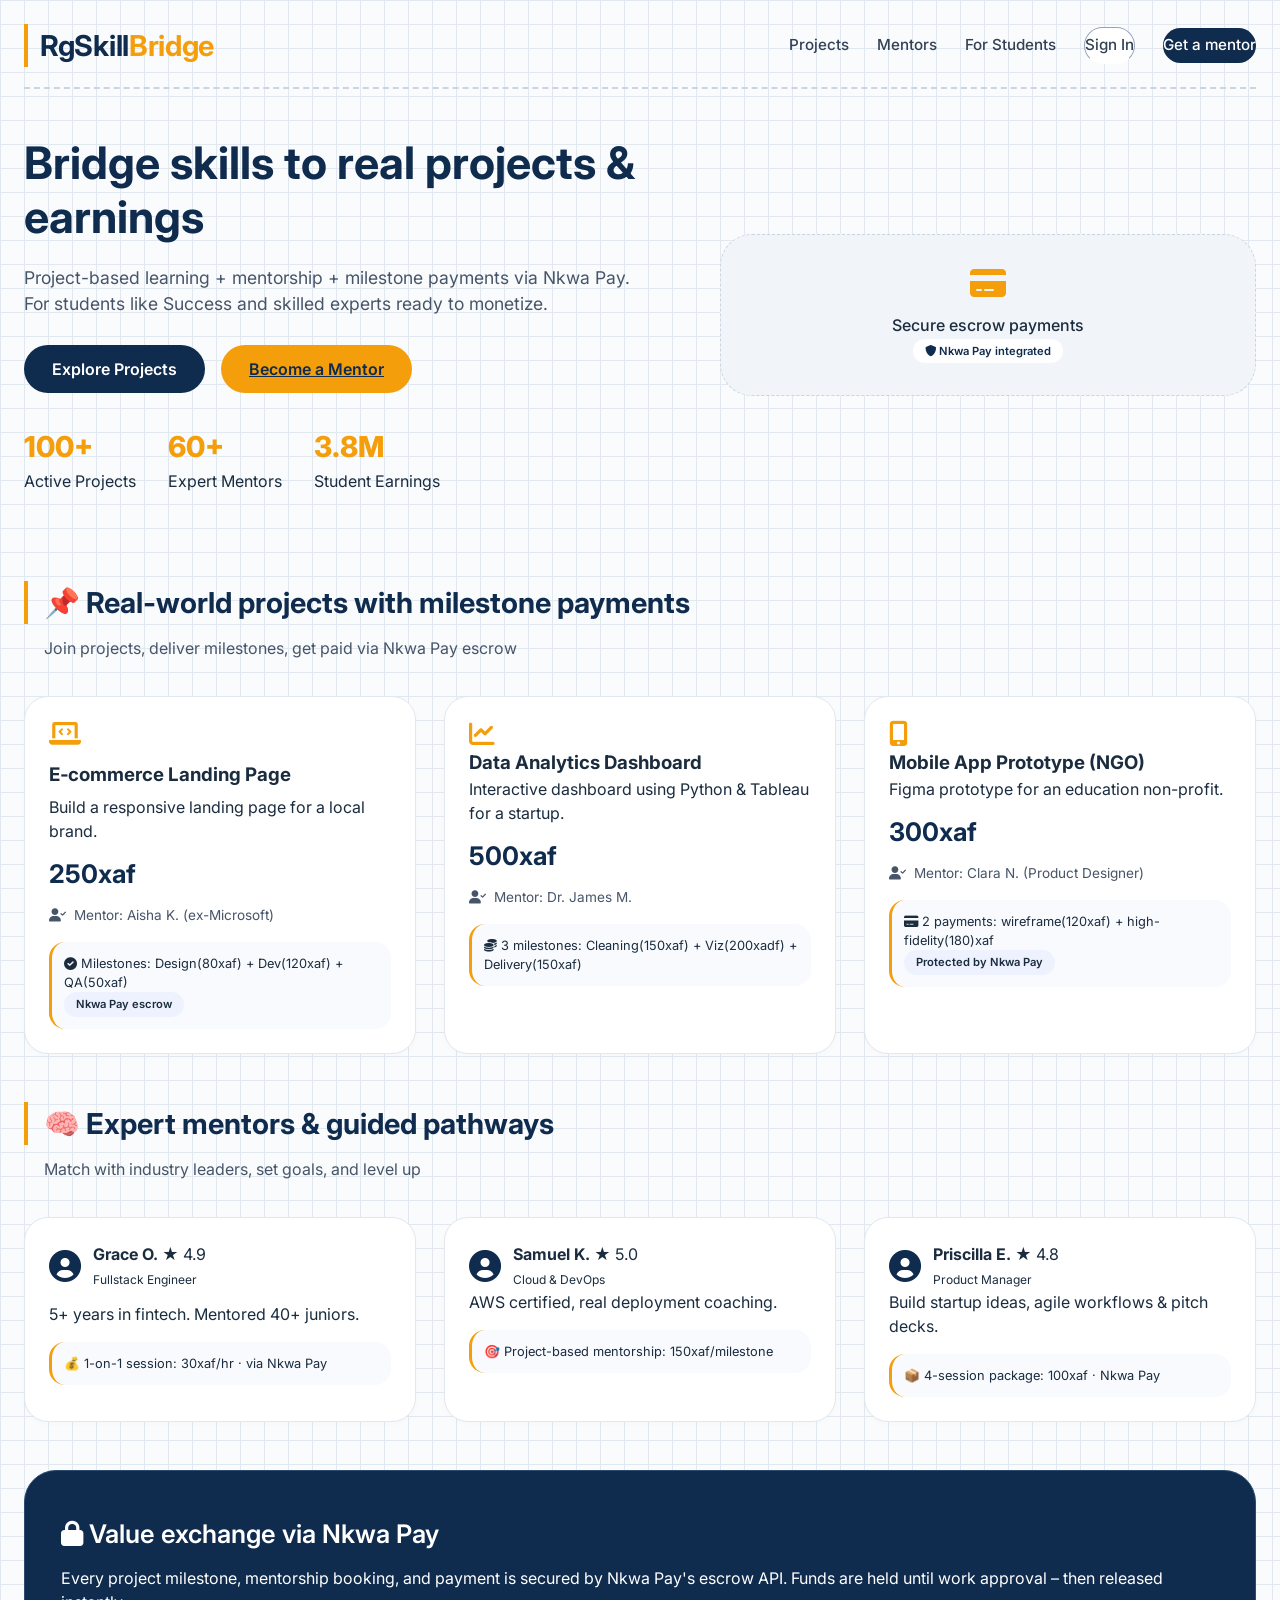
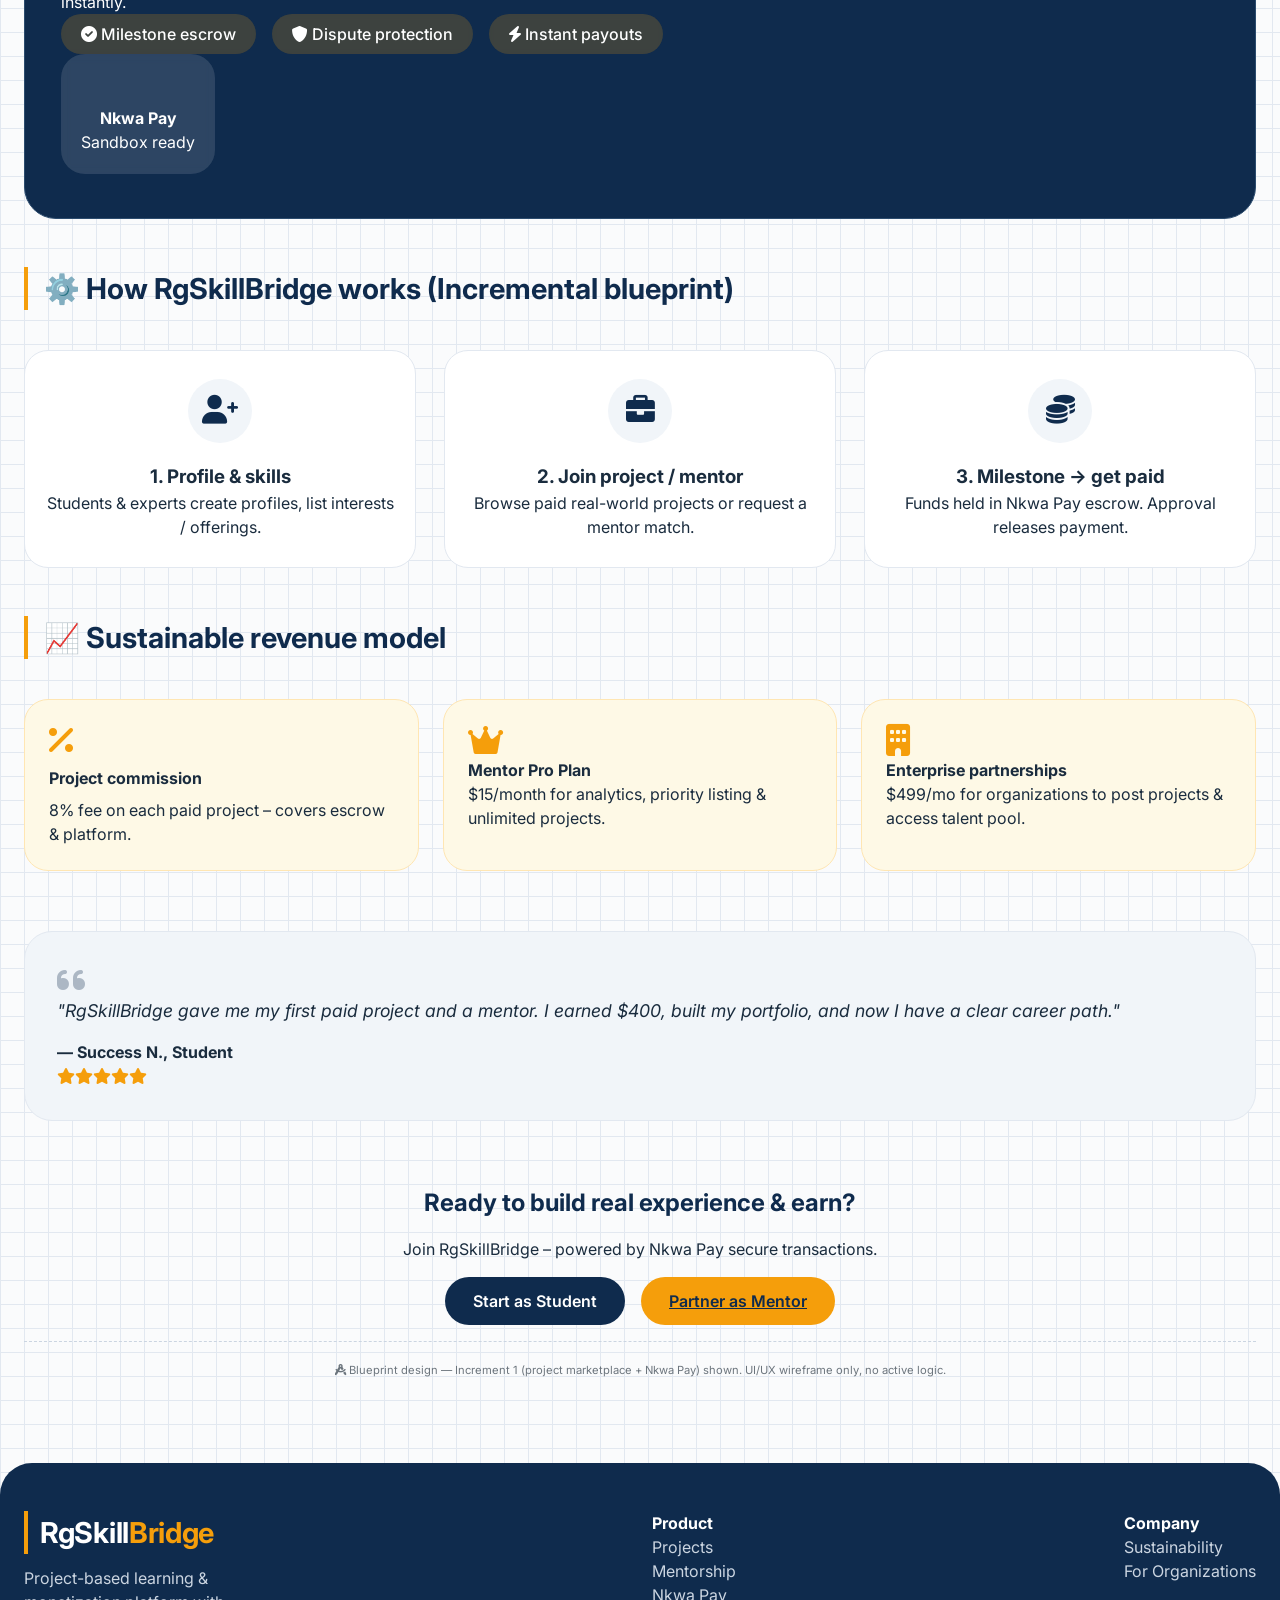
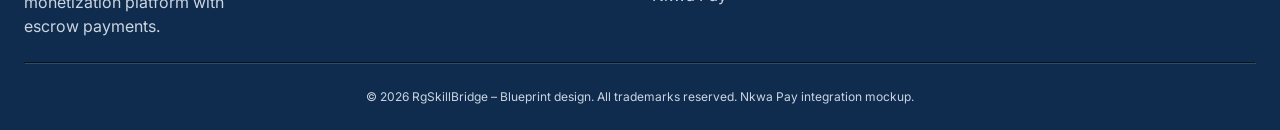
<file: RG_SkillBridge/design/design.html>
<!doctype html>
<html lang="en">
  <head>
    <meta charset="UTF-8" />
    <meta
      name="viewport"
      content="width=device-width, initial-scale=1.0, user-scalable=yes"
    />
    <title>RgSkillBridge | Design Blueprint</title>
    <!-- Google Fonts + simple reset -->
    <link
      href="https://fonts.googleapis.com/css2?family=Inter:opsz,wght@14..32,300;14..32,400;14..32,500;14..32,600;14..32,700&display=swap"
      rel="stylesheet"
    />
    <!-- Font Awesome 6 (free icons) -->
    <link
      rel="stylesheet"
      href="https://cdnjs.cloudflare.com/ajax/libs/font-awesome/6.0.0-beta3/css/all.min.css"
    />
    <link rel="stylesheet" href="design.css" />
  </head>
  <body class="blueprint-bg">
    <div class="container">
      <!-- Navigation -->
      <nav class="navbar">
        <div class="logo">RgSkill<span>Bridge</span></div>
        <div class="nav-links">
          <a href="#">Projects</a>
          <a href="#">Mentors</a>
          <a href="#">For Students</a>
          <a href="#" class="btn-outline-wire">Sign In</a>
          <a href="#" class="btn-primary-wire">Get a mentor</a>
        </div>
      </nav>

      <!-- Hero Section (Blueprint) -->
      <div class="hero">
        <div class="hero-content">
          <h1>Bridge skills to real projects & earnings</h1>
          <p>
            Project-based learning + mentorship + milestone payments via Nkwa
            Pay. <br />For students like Success and skilled experts ready to
            monetize.
          </p>
          <div class="btn-group">
            <a href="#" class="btn-primary">Explore Projects</a>
            <a href="#" class="btn-secondary">Become a Mentor</a>
          </div>
          <div class="stats">
            <div class="stat-item">
              <span class="number">100+</span><br />Active Projects
            </div>
            <div class="stat-item">
              <span class="number">60+</span><br />Expert Mentors
            </div>
            <div class="stat-item">
              <span class="number">3.8M</span><br />Student Earnings
            </div>
          </div>
        </div>
        <div class="hero-illustration">
          <i class="fas fa-credit-card fa-2x" style="color: #f59e0b"></i>
          <p style="margin-top: 12px; font-weight: 500">
            Secure escrow payments
          </p>
          <div class="badge-nkwa" style="background: white; color: #0f2b4d">
            <i class="fas fa-shield-alt"></i> Nkwa Pay integrated
          </div>
        </div>
      </div>

      <!-- PROJECT MARKETPLACE (Increment 1 core) -->
      <div class="section-title">
        📌 Real‑world projects with milestone payments
      </div>
      <div class="section-sub">
        Join projects, deliver milestones, get paid via Nkwa Pay escrow
      </div>

      <div class="projects-grid">
        <!-- card 1 -->
        <div class="card">
          <i
            class="fas fa-laptop-code"
            style="font-size: 1.6rem; color: #f59e0b"
          ></i>
          <h3 style="margin: 12px 0 6px">E‑commerce Landing Page</h3>
          <p>Build a responsive landing page for a local brand.</p>
          <div class="project-budget">250xaf</div>
          <div class="mentor-tag">
            <i class="fas fa-user-check"></i> Mentor: Aisha K. (ex-Microsoft)
          </div>
          <div class="milestone-block">
            <i class="fas fa-check-circle"></i> Milestones: Design(80xaf) +
            Dev(120xaf) + QA(50xaf)<br />
            <span class="badge-nkwa">Nkwa Pay escrow</span>
          </div>
        </div>
        <!-- card 2 -->
        <div class="card">
          <i
            class="fas fa-chart-line"
            style="font-size: 1.6rem; color: #f59e0b"
          ></i>
          <h3>Data Analytics Dashboard</h3>
          <p>Interactive dashboard using Python & Tableau for a startup.</p>
          <div class="project-budget">500xaf</div>
          <div class="mentor-tag">
            <i class="fas fa-user-check"></i> Mentor: Dr. James M.
          </div>
          <div class="milestone-block">
            <i class="fas fa-coins"></i> 3 milestones: Cleaning(150xaf) +
            Viz(200xadf) + Delivery(150xaf)
          </div>
        </div>
        <!-- card 3 -->
        <div class="card">
          <i
            class="fas fa-mobile-alt"
            style="font-size: 1.6rem; color: #f59e0b"
          ></i>
          <h3>Mobile App Prototype (NGO)</h3>
          <p>Figma prototype for an education non-profit.</p>
          <div class="project-budget">300xaf</div>
          <div class="mentor-tag">
            <i class="fas fa-user-check"></i> Mentor: Clara N. (Product
            Designer)
          </div>
          <div class="milestone-block">
            <i class="fas fa-credit-card"></i> 2 payments: wireframe(120xaf) +
            high-fidelity(180)xaf<br />
            <span class="badge-nkwa">Protected by Nkwa Pay</span>
          </div>
        </div>
      </div>

      <!-- MENTOR MATCHING SECTION -->
      <div class="section-title">🧠 Expert mentors & guided pathways</div>
      <div class="section-sub">
        Match with industry leaders, set goals, and level up
      </div>
      <div class="mentors-grid">
        <div class="card">
          <div style="display: flex; gap: 12px; align-items: center">
            <i class="fas fa-user-circle fa-2x" style="color: #0f2b4d"></i>
            <div>
              <strong>Grace O.</strong> ★ 4.9<br /><span
                style="font-size: 0.75rem"
                >Fullstack Engineer</span
              >
            </div>
          </div>
          <p style="margin: 12px 0">
            5+ years in fintech. Mentored 40+ juniors.
          </p>
          <div class="milestone-block">
            💰 1-on-1 session: 30xaf/hr · via Nkwa Pay
          </div>
        </div>
        <div class="card">
          <div style="display: flex; gap: 12px; align-items: center">
            <i class="fas fa-user-circle fa-2x" style="color: #0f2b4d"></i>
            <div>
              <strong>Samuel K.</strong> ★ 5.0<br /><span
                style="font-size: 0.75rem"
                >Cloud & DevOps</span
              >
            </div>
          </div>
          <p>AWS certified, real deployment coaching.</p>
          <div class="milestone-block">
            🎯 Project-based mentorship: 150xaf/milestone
          </div>
        </div>
        <div class="card">
          <div style="display: flex; gap: 12px; align-items: center">
            <i class="fas fa-user-circle fa-2x" style="color: #0f2b4d"></i>
            <div>
              <strong>Priscilla E.</strong> ★ 4.8<br /><span
                style="font-size: 0.75rem"
                >Product Manager</span
              >
            </div>
          </div>
          <p>Build startup ideas, agile workflows & pitch decks.</p>
          <div class="milestone-block">
            📦 4-session package: 100xaf · Nkwa Pay
          </div>
        </div>
      </div>

      <!-- NKWA PAY VALUE EXCHANGE (highlight) -->
      <div class="nkwa-highlight">
        <div class="nkwa-text">
          <h3><i class="fas fa-lock"></i> Value exchange via Nkwa Pay</h3>
          <p>
            Every project milestone, mentorship booking, and payment is secured
            by Nkwa Pay's escrow API. Funds are held until work approval – then
            released instantly.
          </p>
          <div>
            <span class="nkwa-badge"
              ><i class="fas fa-check-circle"></i> Milestone escrow</span
            >
            <span class="nkwa-badge"
              ><i class="fas fa-shield-alt"></i> Dispute protection</span
            >
            <span class="nkwa-badge"
              ><i class="fas fa-bolt"></i> Instant payouts</span
            >
          </div>
        </div>
        <div
          style="
            background: #ffffff20;
            border-radius: 24px;
            padding: 20px;
            text-align: center;
            backdrop-filter: blur(4px);
          "
        >
          <i class="fab fa-nfc-symbol fa-2x"></i>
          <p style="margin-top: 8px">
            <strong>Nkwa Pay</strong><br />Sandbox ready
          </p>
        </div>
      </div>

      <!-- HOW IT WORKS (project-based learning flow) -->
      <div class="section-title">
        ⚙️ How RgSkillBridge works (Incremental blueprint)
      </div>
      <div class="steps">
        <div class="step">
          <div class="step-icon"><i class="fas fa-user-plus"></i></div>
          <h3>1. Profile & skills</h3>
          <p>Students & experts create profiles, list interests / offerings.</p>
        </div>
        <div class="step">
          <div class="step-icon"><i class="fas fa-briefcase"></i></div>
          <h3>2. Join project / mentor</h3>
          <p>Browse paid real-world projects or request a mentor match.</p>
        </div>
        <div class="step">
          <div class="step-icon"><i class="fas fa-coins"></i></div>
          <h3>3. Milestone → get paid</h3>
          <p>Funds held in Nkwa Pay escrow. Approval releases payment.</p>
        </div>
      </div>

      <!-- BUSINESS MODEL + SUSTAINABILITY -->
      <div class="section-title">📈 Sustainable revenue model</div>
      <div class="business-cards">
        <div class="rev-card">
          <i class="fas fa-percent fa-2x" style="color: #f59e0b"></i>
          <h4 style="margin: 8px 0">Project commission</h4>
          <p>8% fee on each paid project – covers escrow & platform.</p>
        </div>
        <div class="rev-card">
          <i class="fas fa-crown fa-2x" style="color: #f59e0b"></i>
          <h4>Mentor Pro Plan</h4>
          <p>$15/month for analytics, priority listing & unlimited projects.</p>
        </div>
        <div class="rev-card">
          <i class="fas fa-building fa-2x" style="color: #f59e0b"></i>
          <h4>Enterprise partnerships</h4>
          <p>
            $499/mo for organizations to post projects & access talent pool.
          </p>
        </div>
      </div>

      <!-- TESTIMONIAL (Success story) -->
      <div
        style="
          background: #f1f5f9;
          border-radius: 28px;
          padding: 32px;
          margin: 32px 0;
          border: 1px solid #e2e8f0;
        "
      >
        <i
          class="fas fa-quote-left fa-2x"
          style="color: #0f2b4d; opacity: 0.3"
        ></i>
        <p style="font-size: 1.1rem; font-style: italic">
          "RgSkillBridge gave me my first paid project and a mentor. I earned
          $400, built my portfolio, and now I have a clear career path."
        </p>
        <div style="margin-top: 16px; font-weight: 700">
          — Success N., Student
        </div>
        <div>
          <i class="fas fa-star" style="color: #f59e0b"></i
          ><i class="fas fa-star" style="color: #f59e0b"></i
          ><i class="fas fa-star" style="color: #f59e0b"></i
          ><i class="fas fa-star" style="color: #f59e0b"></i
          ><i class="fas fa-star" style="color: #f59e0b"></i>
        </div>
      </div>

      <!-- Call to action (wireframe) -->
      <div style="text-align: center; padding: 32px 0 20px">
        <h2 style="color: #0f2b4d">Ready to build real experience & earn?</h2>
        <p style="margin: 16px 0">
          Join RgSkillBridge – powered by Nkwa Pay secure transactions.
        </p>
        <div class="btn-group" style="justify-content: center">
          <a href="#" class="btn-primary">Start as Student</a>
          <a href="#" class="btn-secondary">Partner as Mentor</a>
        </div>
        <p class="wire-note">
          <i class="fas fa-drafting-compass"></i> Blueprint design — Increment 1
          (project marketplace + Nkwa Pay) shown. UI/UX wireframe only, no
          active logic.
        </p>
      </div>
    </div>

    <!-- Footer -->
    <footer>
      <div class="container">
        <div
          style="
            display: flex;
            flex-wrap: wrap;
            justify-content: space-between;
            gap: 40px;
          "
        >
          <div>
            <div class="logo" style="color: white; border-left-color: #f59e0b">
              RgSkill<span style="color: #f59e0b">Bridge</span>
            </div>
            <p style="margin-top: 12px; max-width: 240px">
              Project-based learning & monetization platform with escrow
              payments.
            </p>
          </div>
          <div>
            <h4 style="color: white">Product</h4>
            <p>
              <a href="#" style="color: #cbd5e1; text-decoration: none"
                >Projects</a
              >
            </p>
            <p>
              <a href="#" style="color: #cbd5e1; text-decoration: none"
                >Mentorship</a
              >
            </p>
            <p>
              <a href="#" style="color: #cbd5e1; text-decoration: none"
                >Nkwa Pay</a
              >
            </p>
          </div>
          <div>
            <h4 style="color: white">Company</h4>
            <p>
              <a href="#" style="color: #cbd5e1; text-decoration: none"
                >Sustainability</a
              >
            </p>
            <p>
              <a href="#" style="color: #cbd5e1; text-decoration: none"
                >For Organizations</a
              >
            </p>
          </div>
        </div>
        <hr />
        <p style="text-align: center; font-size: 0.75rem">
          © 2026 RgSkillBridge – Blueprint design. All trademarks reserved. Nkwa
          Pay integration mockup.
        </p>
      </div>
    </footer>
  </body>
</html>
</file>
<file: RG_SkillBridge/design/design.css>
* {
  margin: 0;
  padding: 0;
  box-sizing: border-box;
}

body {
  font-family: "Inter", sans-serif;
  background: #fafbfc;
  color: #1a2c3e;
  line-height: 1.5;
}

/* Blueprint grid background (subtle) */
.blueprint-bg {
  background-image:
    linear-gradient(to right, #e2e8f0 1px, transparent 1px),
    linear-gradient(to bottom, #e2e8f0 1px, transparent 1px);
  background-size: 24px 24px;
}

.container {
  max-width: 1280px;
  margin: 0 auto;
  padding: 0 24px;
}

/* header / nav - wireframe style */
.navbar {
  display: flex;
  justify-content: space-between;
  align-items: center;
  flex-wrap: wrap;
  padding: 24px 0 20px;
  border-bottom: 2px dashed #cbd5e1;
}

.logo {
  font-size: 1.8rem;
  font-weight: 700;
  letter-spacing: -0.3px;
  color: #0f2b4d;
  border-left: 4px solid #f59e0b;
  padding-left: 12px;
}
.logo span {
  color: #f59e0b;
}

.nav-links {
  display: flex;
  gap: 28px;
  align-items: center;
}
.nav-links a {
  text-decoration: none;
  font-weight: 500;
  color: #334155;
  font-size: 0.95rem;
  padding: 6px 0;
  border-bottom: 1px dotted transparent;
}
.nav-links a:hover {
  border-bottom: 1px dotted #f59e0b;
  color: #0f2b4d;
}
.btn-outline-wire {
  border: 1px solid #94a3b8;
  padding: 6px 18px;
  border-radius: 40px;
  background: white;
}
.btn-primary-wire {
  background: #0f2b4d;
  color: white !important;
  padding: 6px 20px;
  border-radius: 40px;
  border: none;
}

/* hero section */
.hero {
  padding: 48px 0 40px;
  display: flex;
  flex-wrap: wrap;
  gap: 48px;
  align-items: center;
}
.hero-content {
  flex: 1.2;
}
.hero-content h1 {
  font-size: 2.8rem;
  font-weight: 700;
  line-height: 1.2;
  margin-bottom: 20px;
  color: #0f2b4d;
}
.hero-content p {
  font-size: 1.1rem;
  color: #475569;
  margin-bottom: 28px;
}
.btn-group {
  display: flex;
  gap: 16px;
  flex-wrap: wrap;
}
.btn-primary {
  background: #0f2b4d;
  color: white;
  border: none;
  padding: 12px 28px;
  border-radius: 40px;
  font-weight: 600;
  cursor: default;
  display: inline-block;
  text-decoration: none;
}
.btn-secondary {
  background: #f59e0b;
  color: #0f2b4d;
  border: none;
  padding: 12px 28px;
  border-radius: 40px;
  font-weight: 600;
  cursor: default;
  display: inline-block;
}
.stats {
  display: flex;
  gap: 32px;
  margin-top: 32px;
}
.stat-item .number {
  font-size: 1.8rem;
  font-weight: 800;
  color: #f59e0b;
}
.hero-illustration {
  flex: 0.9;
  background: #f1f5f9;
  border-radius: 32px;
  padding: 32px 24px;
  text-align: center;
  border: 1px dashed #cbd5e1;
}

/* section titles */
.section-title {
  font-size: 1.8rem;
  font-weight: 700;
  margin: 48px 0 12px 0;
  color: #0f2b4d;
  border-left: 4px solid #f59e0b;
  padding-left: 16px;
}
.section-sub {
  color: #475569;
  margin-bottom: 36px;
  padding-left: 20px;
}

/* cards grid - blueprint style */
.projects-grid,
.mentors-grid {
  display: grid;
  grid-template-columns: repeat(auto-fill, minmax(300px, 1fr));
  gap: 28px;
  margin: 32px 0 48px;
}
.card {
  background: white;
  border-radius: 24px;
  padding: 24px;
  border: 1px solid #e2e8f0;
  box-shadow: 0 2px 6px rgba(0, 0, 0, 0.02);
  transition: 0.1s ease;
}
.card:hover {
  border-color: #f59e0b;
  box-shadow: 0 8px 20px rgba(0, 0, 0, 0.05);
}
.project-budget {
  font-size: 1.6rem;
  font-weight: 700;
  color: #0f2b4d;
  margin: 12px 0 6px;
}
.mentor-tag {
  display: flex;
  align-items: center;
  gap: 8px;
  font-size: 0.85rem;
  color: #475569;
  margin: 12px 0;
}
.milestone-block {
  background: #f8fafe;
  border-radius: 16px;
  padding: 12px;
  margin-top: 16px;
  font-size: 0.8rem;
  border-left: 3px solid #f59e0b;
}
.badge-nkwa {
  background: #eef2ff;
  padding: 4px 12px;
  border-radius: 40px;
  font-size: 0.7rem;
  font-weight: 600;
  display: inline-block;
}

/* nkwa section */
.nkwa-highlight {
  background: #0f2b4d;
  border-radius: 32px;
  padding: 44px 36px;
  margin: 48px 0;
  color: white;
  display: flex;
  flex-wrap: wrap;
  justify-content: space-between;
  align-items: center;
  border: 1px solid #2c4c6e;
}
.nkwa-text h3 {
  font-size: 1.6rem;
  font-weight: 600;
  margin-bottom: 12px;
}
.nkwa-badge {
  background: rgba(245, 158, 11, 0.2);
  backdrop-filter: blur(2px);
  padding: 8px 20px;
  border-radius: 40px;
  display: inline-block;
  margin-right: 12px;
  font-weight: 500;
}

/* steps wireframe */
.steps {
  display: flex;
  flex-wrap: wrap;
  gap: 28px;
  margin: 40px 0;
}
.step {
  flex: 1;
  background: #ffffff;
  border-radius: 24px;
  padding: 28px 20px;
  text-align: center;
  border: 1px solid #e2e8f0;
}
.step-icon {
  background: #f1f5f9;
  width: 64px;
  height: 64px;
  display: flex;
  margin: 0 auto 20px;
  align-items: center;
  justify-content: center;
  border-radius: 50%;
  font-size: 1.8rem;
  color: #0f2b4d;
}

/* business model cards */
.business-cards {
  display: flex;
  flex-wrap: wrap;
  gap: 24px;
  margin: 40px 0 60px;
}
.rev-card {
  background: #fef9e6;
  border-radius: 24px;
  padding: 24px;
  flex: 1;
  border: 1px solid #ffe6b3;
}

footer {
  background: #0f2b4d;
  color: #cbd5e1;
  padding: 48px 0 24px;
  margin-top: 64px;
  border-radius: 32px 32px 0 0;
}

hr {
  border-color: #2c4c6e;
  margin: 24px 0;
}
@media (max-width: 700px) {
  .navbar {
    flex-direction: column;
    gap: 16px;
  }
  .hero-content h1 {
    font-size: 2rem;
  }
}
.wire-note {
  font-size: 0.7rem;
  text-align: center;
  margin-top: 16px;
  color: #6c757d;
  border-top: 1px dashed #cbd5e1;
  padding-top: 20px;
}
i.icon-mock {
  margin-right: 6px;
}
.btn,
a,
button {
  cursor: default;
  pointer-events: none; /* blueprint only, no interaction */
}
</file>
